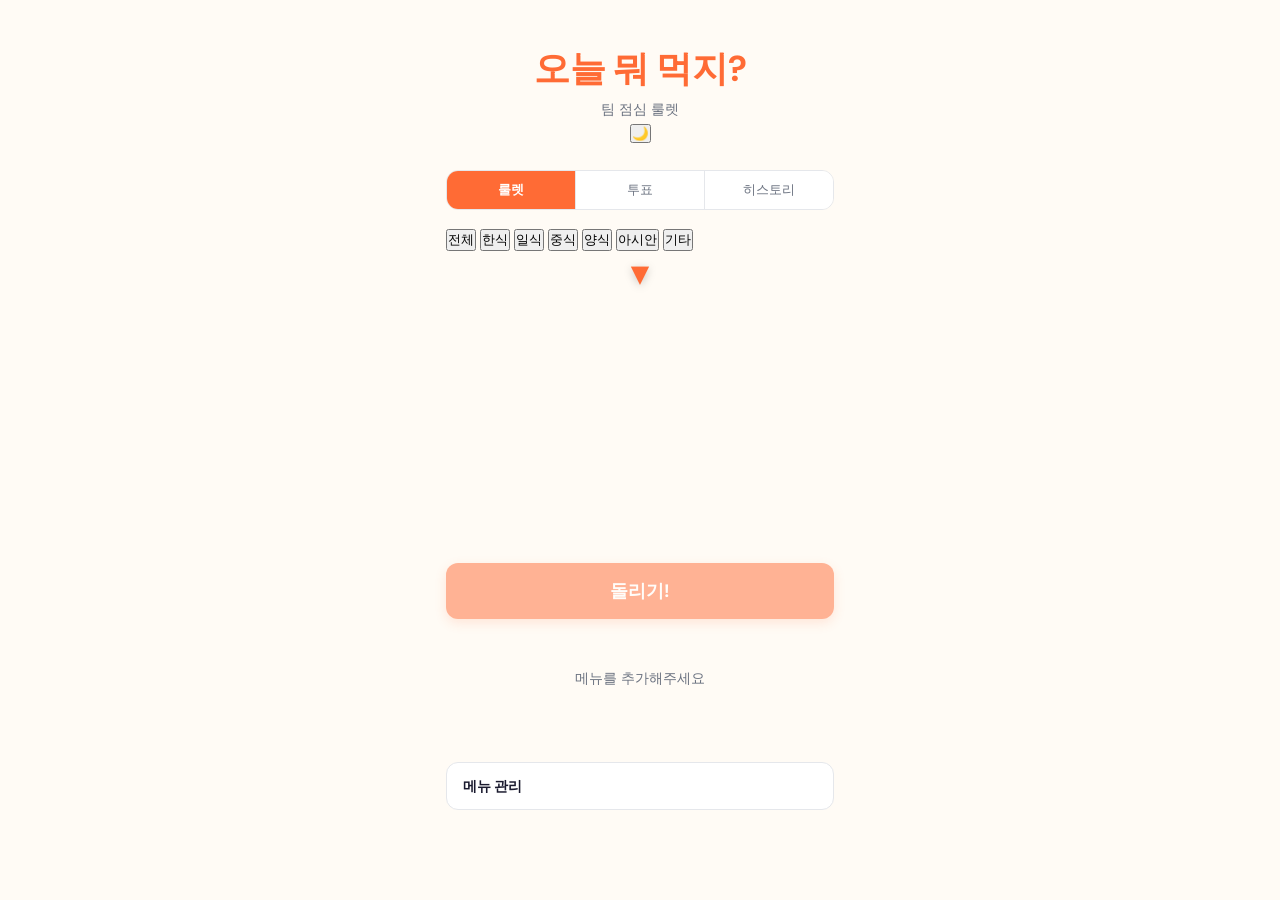
<file: index.html>
<!DOCTYPE html>
<html lang="ko">
<head>
  <meta charset="UTF-8">
  <meta name="viewport" content="width=device-width, initial-scale=1.0">
  <title>오늘 뭐 먹지?</title>
  <link rel="preconnect" href="https://fonts.googleapis.com">
  <link rel="preconnect" href="https://fonts.gstatic.com" crossorigin>
  <link href="https://fonts.googleapis.com/css2?family=DM+Sans:wght@400;500;600;700&family=JetBrains+Mono:wght@400;500&display=swap" rel="stylesheet">
  <link rel="stylesheet" href="css/style.css">
</head>
<body>
  <div class="app">
    <header class="header">
      <h1 class="header__title">오늘 뭐 먹지?</h1>
      <p class="header__subtitle">팀 점심 룰렛</p>
      <button class="theme-toggle" id="theme-toggle" aria-label="다크모드 토글">🌙</button>
    </header>

    <nav class="tabs">
      <button class="tabs__btn tabs__btn--active" data-tab="roulette">룰렛</button>
      <button class="tabs__btn" data-tab="vote">투표</button>
      <button class="tabs__btn" data-tab="history">히스토리</button>
    </nav>
    <div class="filter-chips" id="filter-chips">
      <button class="filter-chip filter-chip--active" data-category="all">전체</button>
      <button class="filter-chip" data-category="한식">한식</button>
      <button class="filter-chip" data-category="일식">일식</button>
      <button class="filter-chip" data-category="중식">중식</button>
      <button class="filter-chip" data-category="양식">양식</button>
      <button class="filter-chip" data-category="아시안">아시안</button>
      <button class="filter-chip" data-category="기타">기타</button>
    </div>

    <!-- Roulette Tab -->
    <section class="tab-content" id="tab-roulette">
      <div class="roulette">
        <div class="roulette__pointer">▼</div>
        <div class="roulette__wheel" id="wheel"></div>
      </div>
      <button class="btn btn--primary btn--spin" id="spin-btn" disabled>돌리기!</button>
      <div class="roulette__empty" id="roulette-empty">
        <p>메뉴를 추가해주세요</p>
      </div>

      <!-- Menu Management (accordion) -->
      <details class="menu-mgmt">
        <summary class="menu-mgmt__toggle">메뉴 관리</summary>
        <div class="menu-mgmt__body">
          <div class="menu-mgmt__add">
            <input type="text" class="input" id="menu-input" placeholder="새 메뉴 입력..." maxlength="30">
            <select class="input input--select" id="menu-category">
              <option value="기타">기타</option>
              <option value="한식">한식</option>
              <option value="일식">일식</option>
              <option value="중식">중식</option>
              <option value="양식">양식</option>
              <option value="아시안">아시안</option>
            </select>
            <button class="btn btn--ghost" id="menu-add-btn">추가</button>
          </div>
          <div class="menu-mgmt__error" id="menu-error"></div>
          <ul class="menu-mgmt__list" id="menu-list"></ul>
        </div>
      </details>
    </section>

    <!-- Vote Tab -->
    <section class="tab-content" id="tab-vote" hidden>
      <h2 class="section-title">오늘의 투표</h2>
      <p class="section-subtitle" id="vote-count">0명 참여 중</p>
      <div id="vote-list"></div>
      <button class="btn btn--secondary btn--spin" id="vote-spin-btn">투표 결과로 룰렛 돌리기</button>
    </section>

    <!-- History Tab -->
    <section class="tab-content" id="tab-history" hidden>
      <h2 class="section-title">먹은 기록</h2>
      <div id="history-list"></div>
      <div class="history__empty" id="history-empty" hidden>
        <p>아직 기록이 없어요</p>
      </div>
    </section>

    <!-- Result Overlay -->
    <div class="overlay" id="result-overlay" hidden>
      <div class="overlay__content">
        <div class="overlay__confetti" id="confetti-container"></div>
        <p class="overlay__result" id="result-text"></p>
        <button class="btn btn--primary" id="result-confirm-btn">확인</button>
      </div>
    </div>
  </div>

  <script src="js/storage.js"></script>
  <script src="js/menu.js"></script>
  <script src="js/history.js"></script>
  <script src="js/vote.js"></script>
  <script src="js/roulette.js"></script>
  <script src="js/app.js"></script>
</body>
</html>
</file>
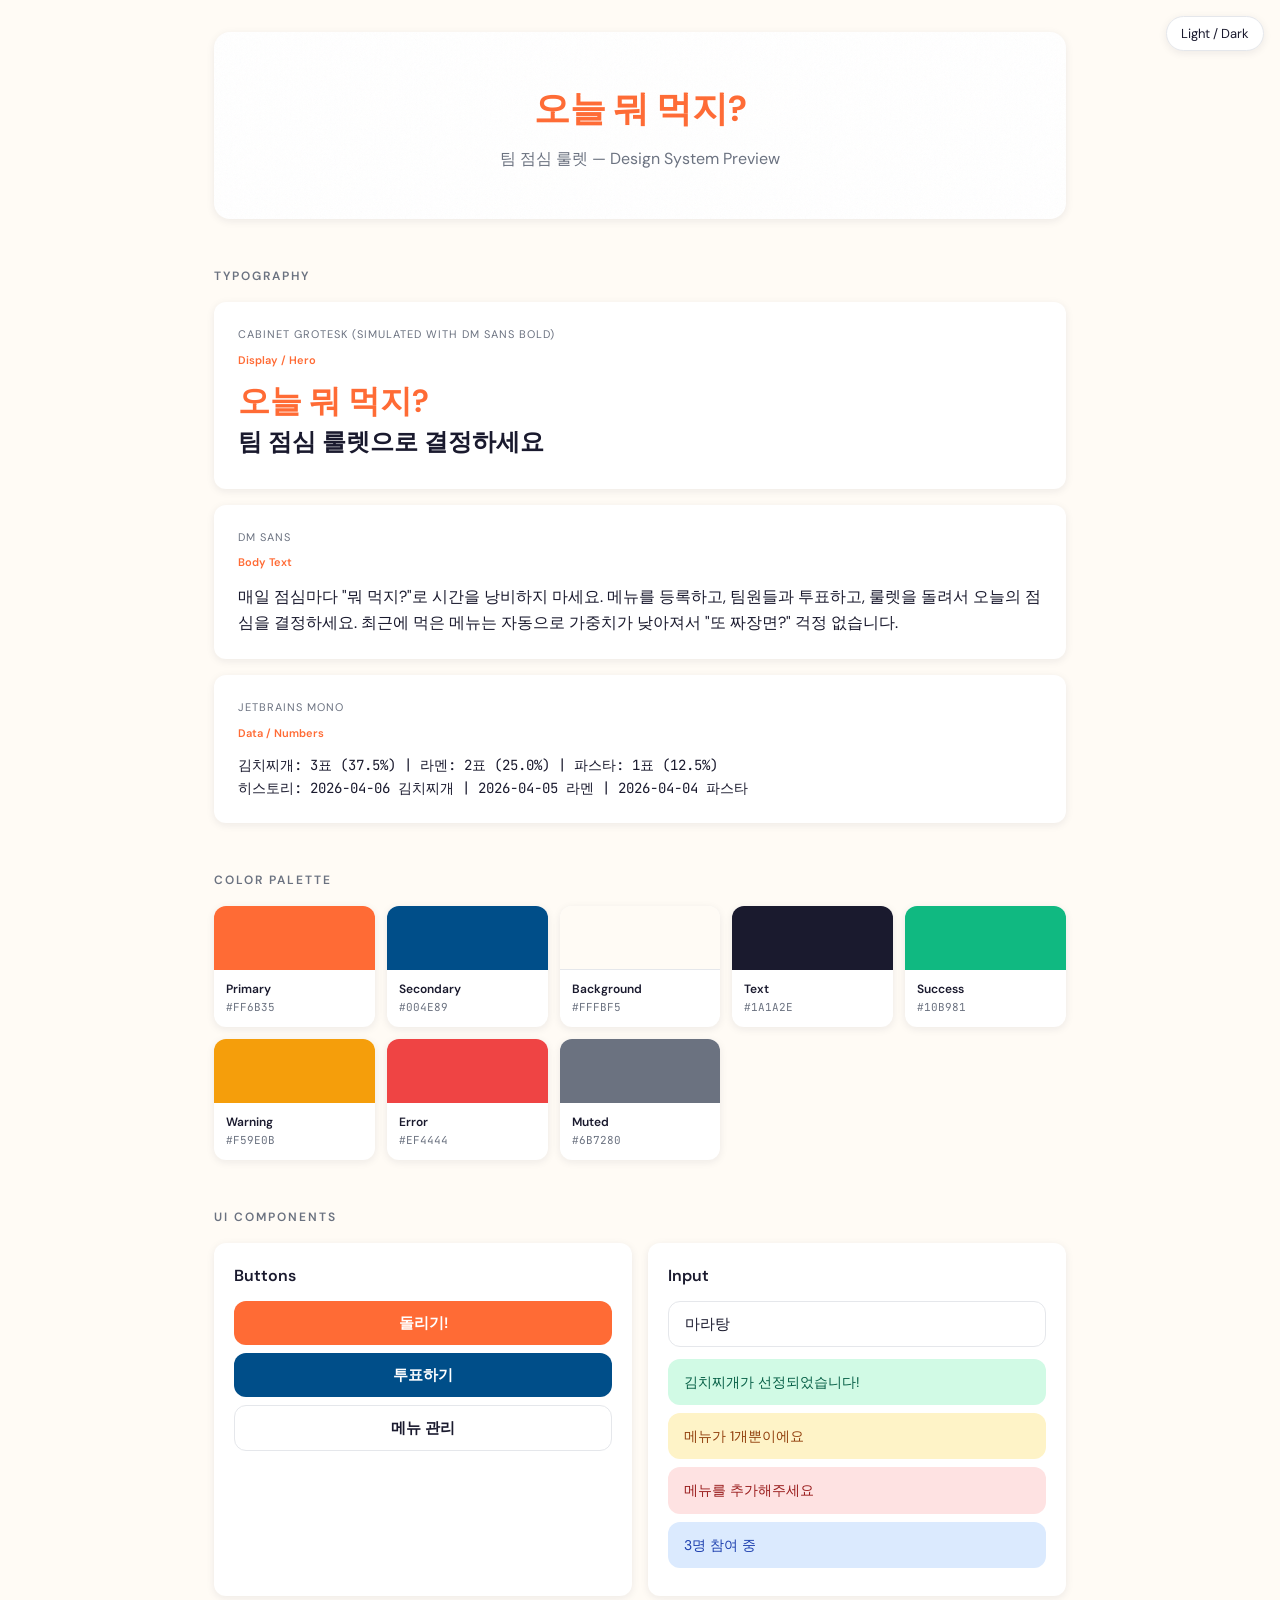
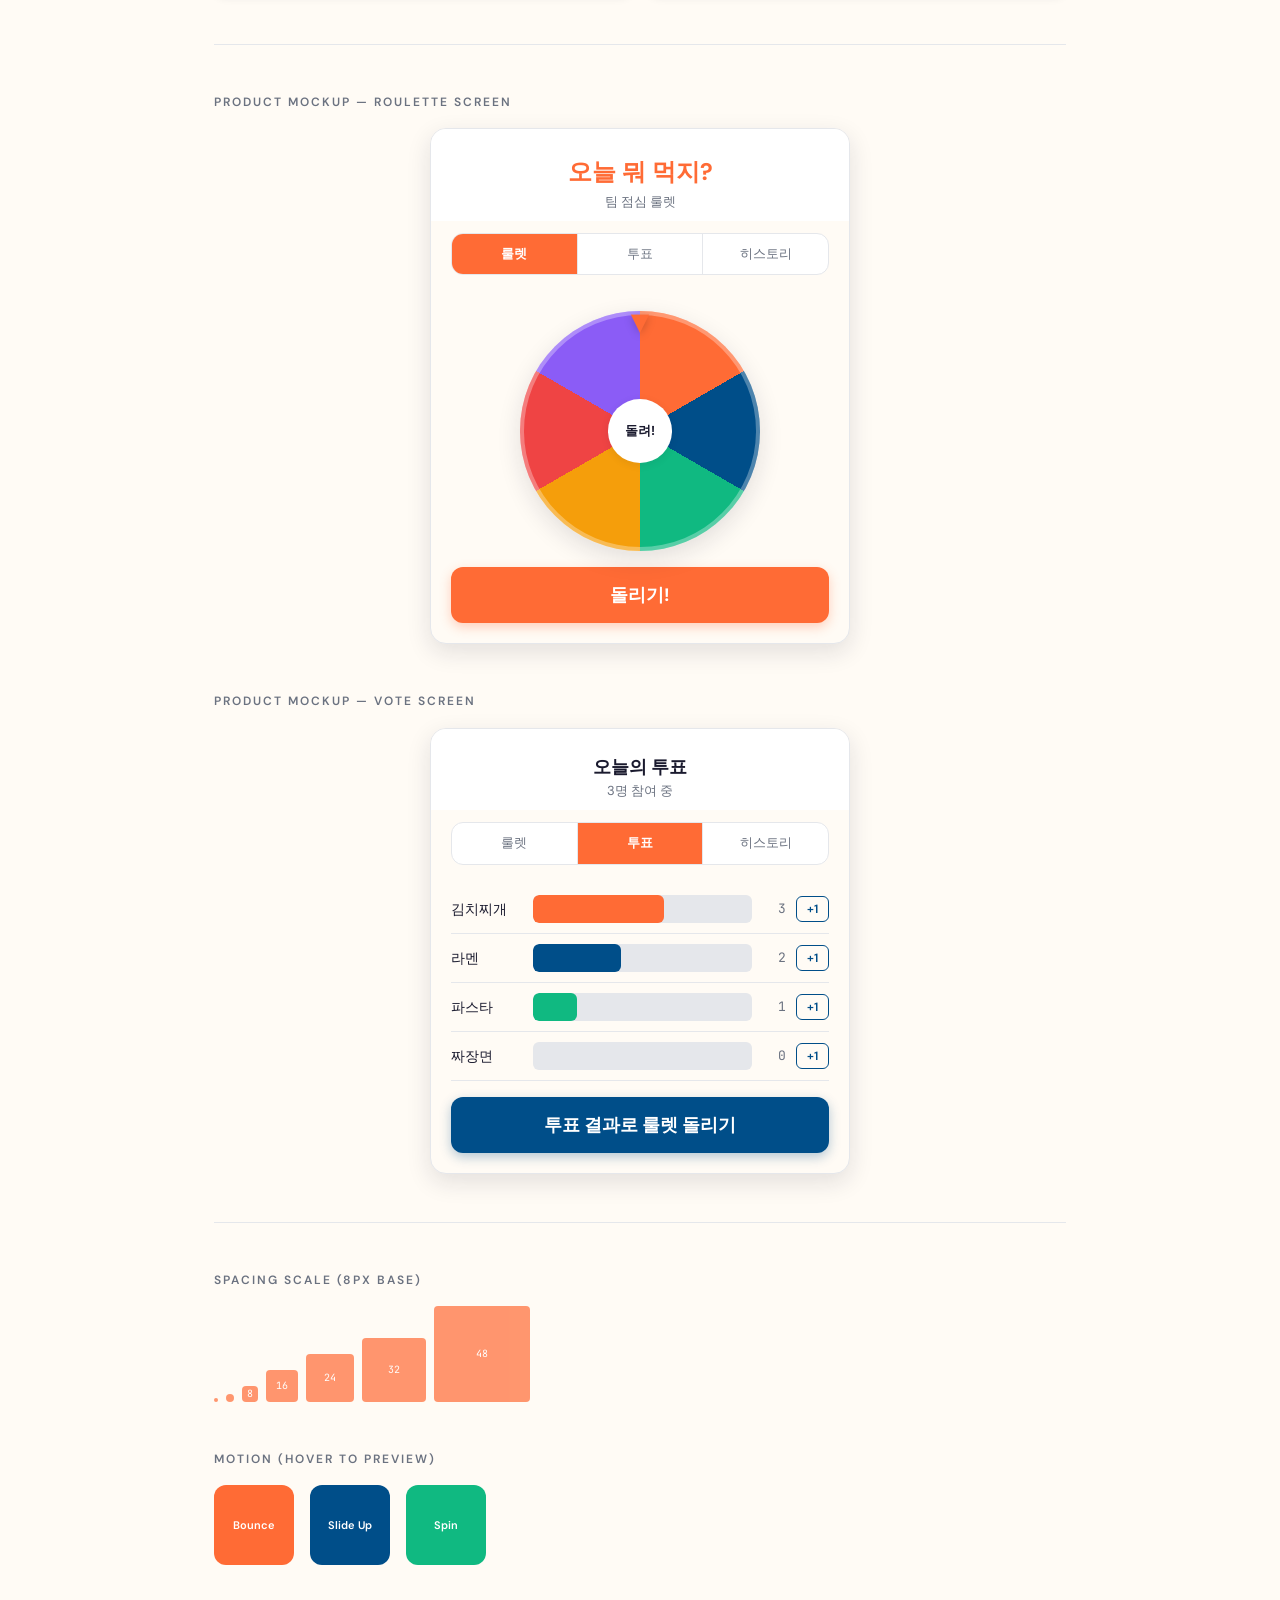
<file: design-preview.html>
<!DOCTYPE html>
<html lang="ko">
<head>
<meta charset="UTF-8">
<meta name="viewport" content="width=device-width, initial-scale=1.0">
<title>오늘 뭐 먹지? — Design System Preview</title>
<link rel="preconnect" href="https://fonts.googleapis.com">
<link rel="preconnect" href="https://fonts.gstatic.com" crossorigin>
<link href="https://fonts.googleapis.com/css2?family=DM+Sans:ital,opsz,wght@0,9..40,300;0,9..40,400;0,9..40,500;0,9..40,600;0,9..40,700;1,9..40,400&family=JetBrains+Mono:wght@400;500&display=swap" rel="stylesheet">
<style>
  :root {
    --primary: #FF6B35;
    --primary-hover: #E85A2A;
    --secondary: #004E89;
    --secondary-hover: #003D6B;
    --bg: #FFFBF5;
    --surface: #FFFFFF;
    --text: #1A1A2E;
    --muted: #6B7280;
    --border: #E5E7EB;
    --success: #10B981;
    --warning: #F59E0B;
    --error: #EF4444;
    --info: #3B82F6;
    --radius-sm: 6px;
    --radius-md: 12px;
    --radius-lg: 16px;
    --radius-full: 9999px;
    --shadow: 0 2px 8px rgba(26,26,46,0.08);
    --shadow-lg: 0 8px 24px rgba(26,26,46,0.12);
  }
  [data-theme="dark"] {
    --bg: #1A1A2E;
    --surface: #242438;
    --text: #F0F0F5;
    --muted: #9CA3AF;
    --border: #374151;
    --shadow: 0 2px 8px rgba(0,0,0,0.3);
    --shadow-lg: 0 8px 24px rgba(0,0,0,0.4);
  }

  * { margin: 0; padding: 0; box-sizing: border-box; }
  body {
    font-family: 'DM Sans', system-ui, sans-serif;
    background: var(--bg);
    color: var(--text);
    line-height: 1.6;
    transition: background 0.3s, color 0.3s;
  }
  .container { max-width: 900px; margin: 0 auto; padding: 32px 24px; }

  /* Theme toggle */
  .theme-toggle {
    position: fixed; top: 16px; right: 16px; z-index: 100;
    padding: 8px 14px; border-radius: var(--radius-full);
    border: 1px solid var(--border); background: var(--surface);
    color: var(--text); font-size: 13px; cursor: pointer;
    font-family: 'DM Sans', sans-serif; box-shadow: var(--shadow);
  }

  /* Section headers */
  .section { margin-bottom: 48px; }
  .section-title {
    font-family: 'DM Sans', sans-serif;
    font-size: 12px; font-weight: 600;
    text-transform: uppercase; letter-spacing: 2px;
    color: var(--muted); margin-bottom: 16px;
  }

  /* Hero */
  .hero {
    text-align: center; padding: 48px 24px;
    background: var(--surface); border-radius: var(--radius-lg);
    box-shadow: var(--shadow); margin-bottom: 48px;
    position: relative; overflow: hidden;
  }
  .hero::before {
    content: ''; position: absolute; inset: 0;
    background: url("data:image/svg+xml,%3Csvg width='200' height='200' xmlns='http://www.w3.org/2000/svg'%3E%3Cfilter id='g'%3E%3CfeTurbulence baseFrequency='.8' numOctaves='4' stitchTiles='stitch'/%3E%3C/filter%3E%3Crect width='100%25' height='100%25' filter='url(%23g)' opacity='.03'/%3E%3C/svg%3E");
    pointer-events: none;
  }
  .hero h1 {
    font-size: 36px; font-weight: 700; margin-bottom: 8px;
    color: var(--primary);
  }
  .hero p { color: var(--muted); font-size: 16px; }

  /* Font specimens */
  .font-specimen {
    background: var(--surface); border-radius: var(--radius-md);
    padding: 24px; margin-bottom: 16px; box-shadow: var(--shadow);
  }
  .font-name { font-size: 11px; color: var(--muted); text-transform: uppercase; letter-spacing: 1px; margin-bottom: 8px; }
  .font-role { font-size: 11px; color: var(--primary); font-weight: 600; margin-bottom: 12px; }
  .font-display { font-size: 32px; font-weight: 700; line-height: 1.2; margin-bottom: 8px; }
  .font-body { font-size: 16px; line-height: 1.6; color: var(--text); }
  .font-data { font-family: 'JetBrains Mono', monospace; font-size: 14px; }

  /* Color swatches */
  .swatch-grid {
    display: grid; grid-template-columns: repeat(auto-fill, minmax(140px, 1fr));
    gap: 12px; margin-bottom: 24px;
  }
  .swatch {
    border-radius: var(--radius-md); overflow: hidden;
    box-shadow: var(--shadow); background: var(--surface);
  }
  .swatch-color { height: 64px; }
  .swatch-info { padding: 10px 12px; }
  .swatch-name { font-size: 12px; font-weight: 600; }
  .swatch-hex { font-family: 'JetBrains Mono', monospace; font-size: 11px; color: var(--muted); }

  /* UI Components */
  .component-grid {
    display: grid; grid-template-columns: repeat(auto-fit, minmax(200px, 1fr));
    gap: 16px; margin-bottom: 24px;
  }
  .btn {
    display: inline-flex; align-items: center; justify-content: center;
    padding: 12px 24px; border-radius: var(--radius-md);
    font-family: 'DM Sans', sans-serif; font-size: 15px; font-weight: 600;
    cursor: pointer; border: none; transition: all 0.2s ease;
  }
  .btn-primary { background: var(--primary); color: white; }
  .btn-primary:hover { background: var(--primary-hover); transform: translateY(-1px); }
  .btn-secondary { background: var(--secondary); color: white; }
  .btn-secondary:hover { background: var(--secondary-hover); }
  .btn-ghost { background: transparent; color: var(--text); border: 1px solid var(--border); }
  .btn-ghost:hover { background: var(--surface); border-color: var(--muted); }

  .card {
    background: var(--surface); border-radius: var(--radius-md);
    padding: 20px; box-shadow: var(--shadow);
  }
  .card-title { font-weight: 600; font-size: 16px; margin-bottom: 8px; }
  .card-text { font-size: 14px; color: var(--muted); }

  .input {
    width: 100%; padding: 12px 16px; border: 1px solid var(--border);
    border-radius: var(--radius-md); font-family: 'DM Sans', sans-serif;
    font-size: 15px; background: var(--surface); color: var(--text);
    transition: border-color 0.2s;
  }
  .input:focus { outline: none; border-color: var(--primary); }

  .alert {
    padding: 12px 16px; border-radius: var(--radius-md);
    font-size: 14px; margin-bottom: 8px;
  }
  .alert-success { background: #D1FAE5; color: #065F46; }
  .alert-warning { background: #FEF3C7; color: #92400E; }
  .alert-error { background: #FEE2E2; color: #991B1B; }
  .alert-info { background: #DBEAFE; color: #1E40AF; }
  [data-theme="dark"] .alert-success { background: #064E3B; color: #6EE7B7; }
  [data-theme="dark"] .alert-warning { background: #78350F; color: #FCD34D; }
  [data-theme="dark"] .alert-error { background: #7F1D1D; color: #FCA5A5; }
  [data-theme="dark"] .alert-info { background: #1E3A5F; color: #93C5FD; }

  /* Product Mockup */
  .mockup {
    max-width: 420px; margin: 0 auto;
    background: var(--bg); border-radius: var(--radius-lg);
    box-shadow: var(--shadow-lg); overflow: hidden;
    border: 1px solid var(--border);
  }
  .mockup-header {
    text-align: center; padding: 24px 20px 8px;
    background: var(--surface);
  }
  .mockup-header h2 {
    font-size: 24px; font-weight: 700; color: var(--primary);
  }
  .mockup-header p { font-size: 13px; color: var(--muted); }
  .mockup-tabs {
    display: flex; margin: 12px 20px 0; border-radius: var(--radius-md);
    overflow: hidden; border: 1px solid var(--border);
    background: var(--surface);
  }
  .mockup-tab {
    flex: 1; padding: 10px; text-align: center;
    font-size: 13px; font-weight: 500; color: var(--muted);
    border-right: 1px solid var(--border); cursor: pointer;
  }
  .mockup-tab:last-child { border-right: none; }
  .mockup-tab.active { background: var(--primary); color: white; font-weight: 600; }

  .mockup-body { padding: 20px; }

  /* Roulette wheel mockup */
  .roulette-container {
    width: 240px; height: 240px; margin: 16px auto;
    position: relative;
  }
  .roulette-wheel {
    width: 100%; height: 100%; border-radius: 50%;
    background: conic-gradient(
      #FF6B35 0deg 60deg,
      #004E89 60deg 120deg,
      #10B981 120deg 180deg,
      #F59E0B 180deg 240deg,
      #EF4444 240deg 300deg,
      #8B5CF6 300deg 360deg
    );
    box-shadow: var(--shadow-lg), inset 0 0 0 4px rgba(255,255,255,0.3);
    animation: slowSpin 20s linear infinite;
    position: relative;
  }
  @keyframes slowSpin { from { transform: rotate(0deg); } to { transform: rotate(360deg); } }
  .roulette-center {
    position: absolute; top: 50%; left: 50%;
    transform: translate(-50%, -50%);
    width: 64px; height: 64px; border-radius: 50%;
    background: var(--surface); box-shadow: var(--shadow);
    display: flex; align-items: center; justify-content: center;
    font-weight: 700; font-size: 13px; color: var(--text);
    z-index: 2;
  }
  .roulette-pointer {
    position: absolute; top: -8px; left: 50%; transform: translateX(-50%);
    font-size: 24px; color: var(--primary); z-index: 3;
    filter: drop-shadow(0 2px 4px rgba(0,0,0,0.2));
  }

  .spin-btn {
    display: block; width: 100%; padding: 16px;
    background: var(--primary); color: white;
    border: none; border-radius: var(--radius-md);
    font-family: 'DM Sans', sans-serif;
    font-size: 18px; font-weight: 700;
    cursor: pointer; margin-top: 16px;
    transition: all 0.2s ease;
    box-shadow: 0 4px 12px rgba(255,107,53,0.3);
  }
  .spin-btn:hover { background: var(--primary-hover); transform: translateY(-2px); box-shadow: 0 6px 16px rgba(255,107,53,0.4); }

  /* Vote mockup */
  .vote-item {
    display: flex; align-items: center; gap: 10px;
    padding: 10px 0; border-bottom: 1px solid var(--border);
  }
  .vote-label { width: 72px; font-size: 14px; font-weight: 500; }
  .vote-bar-bg { flex: 1; height: 28px; background: var(--border); border-radius: var(--radius-sm); overflow: hidden; }
  .vote-bar-fill { height: 100%; border-radius: var(--radius-sm); transition: width 0.5s ease; }
  .vote-count { font-family: 'JetBrains Mono', monospace; font-size: 13px; color: var(--muted); width: 24px; text-align: right; }
  .vote-btn {
    padding: 4px 10px; border: 1px solid var(--secondary);
    border-radius: var(--radius-sm); background: transparent;
    color: var(--secondary); font-size: 12px; font-weight: 600;
    cursor: pointer; font-family: 'DM Sans', sans-serif;
  }
  .vote-btn:hover { background: var(--secondary); color: white; }

  /* Spacing scale */
  .spacing-demo { display: flex; gap: 8px; align-items: flex-end; flex-wrap: wrap; }
  .spacing-block {
    background: var(--primary); border-radius: 4px; opacity: 0.7;
    display: flex; align-items: center; justify-content: center;
  }
  .spacing-label { font-family: 'JetBrains Mono', monospace; font-size: 10px; color: white; }

  /* Motion demo */
  .motion-demo {
    display: flex; gap: 16px; flex-wrap: wrap; margin-top: 12px;
  }
  .motion-box {
    width: 80px; height: 80px; border-radius: var(--radius-md);
    display: flex; align-items: center; justify-content: center;
    font-size: 11px; font-weight: 600; color: white; cursor: pointer;
  }
  .motion-box.bounce { background: var(--primary); }
  .motion-box.bounce:hover { animation: bounceIn 0.5s ease; }
  @keyframes bounceIn {
    0% { transform: scale(1); }
    40% { transform: scale(1.15); }
    60% { transform: scale(0.95); }
    80% { transform: scale(1.05); }
    100% { transform: scale(1); }
  }
  .motion-box.slide { background: var(--secondary); }
  .motion-box.slide:hover { animation: slideUp 0.4s ease-out; }
  @keyframes slideUp {
    0% { transform: translateY(8px); opacity: 0.5; }
    100% { transform: translateY(0); opacity: 1; }
  }
  .motion-box.spin-demo { background: var(--success); }
  .motion-box.spin-demo:hover { animation: spinOnce 0.8s cubic-bezier(0.17,0.67,0.12,0.99); }
  @keyframes spinOnce { from { transform: rotate(0deg); } to { transform: rotate(360deg); } }

  .divider { height: 1px; background: var(--border); margin: 48px 0; }
</style>
</head>
<body>
<button class="theme-toggle" onclick="toggleTheme()">Light / Dark</button>

<div class="container">

  <!-- Hero -->
  <div class="hero">
    <h1>오늘 뭐 먹지?</h1>
    <p>팀 점심 룰렛 — Design System Preview</p>
  </div>

  <!-- Typography -->
  <div class="section">
    <div class="section-title">Typography</div>

    <div class="font-specimen">
      <div class="font-name">Cabinet Grotesk (simulated with DM Sans Bold)</div>
      <div class="font-role">Display / Hero</div>
      <div class="font-display" style="color: var(--primary);">오늘 뭐 먹지?</div>
      <div class="font-display" style="font-size:24px;">팀 점심 룰렛으로 결정하세요</div>
    </div>

    <div class="font-specimen">
      <div class="font-name">DM Sans</div>
      <div class="font-role">Body Text</div>
      <div class="font-body">매일 점심마다 "뭐 먹지?"로 시간을 낭비하지 마세요. 메뉴를 등록하고, 팀원들과 투표하고, 룰렛을 돌려서 오늘의 점심을 결정하세요. 최근에 먹은 메뉴는 자동으로 가중치가 낮아져서 "또 짜장면?" 걱정 없습니다.</div>
    </div>

    <div class="font-specimen">
      <div class="font-name">JetBrains Mono</div>
      <div class="font-role">Data / Numbers</div>
      <div class="font-data">
        김치찌개: 3표 (37.5%) | 라멘: 2표 (25.0%) | 파스타: 1표 (12.5%)<br>
        히스토리: 2026-04-06 김치찌개 | 2026-04-05 라멘 | 2026-04-04 파스타
      </div>
    </div>
  </div>

  <!-- Colors -->
  <div class="section">
    <div class="section-title">Color Palette</div>
    <div class="swatch-grid">
      <div class="swatch"><div class="swatch-color" style="background:#FF6B35"></div><div class="swatch-info"><div class="swatch-name">Primary</div><div class="swatch-hex">#FF6B35</div></div></div>
      <div class="swatch"><div class="swatch-color" style="background:#004E89"></div><div class="swatch-info"><div class="swatch-name">Secondary</div><div class="swatch-hex">#004E89</div></div></div>
      <div class="swatch"><div class="swatch-color" style="background:#FFFBF5; border-bottom: 1px solid #E5E7EB"></div><div class="swatch-info"><div class="swatch-name">Background</div><div class="swatch-hex">#FFFBF5</div></div></div>
      <div class="swatch"><div class="swatch-color" style="background:#1A1A2E"></div><div class="swatch-info"><div class="swatch-name">Text</div><div class="swatch-hex">#1A1A2E</div></div></div>
      <div class="swatch"><div class="swatch-color" style="background:#10B981"></div><div class="swatch-info"><div class="swatch-name">Success</div><div class="swatch-hex">#10B981</div></div></div>
      <div class="swatch"><div class="swatch-color" style="background:#F59E0B"></div><div class="swatch-info"><div class="swatch-name">Warning</div><div class="swatch-hex">#F59E0B</div></div></div>
      <div class="swatch"><div class="swatch-color" style="background:#EF4444"></div><div class="swatch-info"><div class="swatch-name">Error</div><div class="swatch-hex">#EF4444</div></div></div>
      <div class="swatch"><div class="swatch-color" style="background:#6B7280"></div><div class="swatch-info"><div class="swatch-name">Muted</div><div class="swatch-hex">#6B7280</div></div></div>
    </div>
  </div>

  <!-- UI Components -->
  <div class="section">
    <div class="section-title">UI Components</div>
    <div class="component-grid">
      <div class="card">
        <div class="card-title">Buttons</div>
        <div style="display:flex; flex-direction:column; gap:8px; margin-top:12px;">
          <button class="btn btn-primary">돌리기!</button>
          <button class="btn btn-secondary">투표하기</button>
          <button class="btn btn-ghost">메뉴 관리</button>
        </div>
      </div>
      <div class="card">
        <div class="card-title">Input</div>
        <div style="margin-top:12px;">
          <input class="input" placeholder="새 메뉴 입력..." value="마라탕">
        </div>
        <div style="margin-top:12px;">
          <div class="alert alert-success">김치찌개가 선정되었습니다!</div>
          <div class="alert alert-warning">메뉴가 1개뿐이에요</div>
          <div class="alert alert-error">메뉴를 추가해주세요</div>
          <div class="alert alert-info">3명 참여 중</div>
        </div>
      </div>
    </div>
  </div>

  <div class="divider"></div>

  <!-- Product Mockup: Roulette -->
  <div class="section">
    <div class="section-title">Product Mockup — Roulette Screen</div>
    <div class="mockup">
      <div class="mockup-header">
        <h2>오늘 뭐 먹지?</h2>
        <p>팀 점심 룰렛</p>
      </div>
      <div class="mockup-tabs">
        <div class="mockup-tab active">룰렛</div>
        <div class="mockup-tab">투표</div>
        <div class="mockup-tab">히스토리</div>
      </div>
      <div class="mockup-body">
        <div class="roulette-container">
          <div class="roulette-pointer">▼</div>
          <div class="roulette-wheel"></div>
          <div class="roulette-center">돌려!</div>
        </div>
        <button class="spin-btn">돌리기!</button>
      </div>
    </div>
  </div>

  <!-- Product Mockup: Vote -->
  <div class="section">
    <div class="section-title">Product Mockup — Vote Screen</div>
    <div class="mockup">
      <div class="mockup-header">
        <h2 style="font-size:18px; color:var(--text);">오늘의 투표</h2>
        <p>3명 참여 중</p>
      </div>
      <div class="mockup-tabs">
        <div class="mockup-tab">룰렛</div>
        <div class="mockup-tab active">투표</div>
        <div class="mockup-tab">히스토리</div>
      </div>
      <div class="mockup-body">
        <div class="vote-item">
          <span class="vote-label">김치찌개</span>
          <div class="vote-bar-bg"><div class="vote-bar-fill" style="width:60%; background:var(--primary)"></div></div>
          <span class="vote-count">3</span>
          <button class="vote-btn">+1</button>
        </div>
        <div class="vote-item">
          <span class="vote-label">라멘</span>
          <div class="vote-bar-bg"><div class="vote-bar-fill" style="width:40%; background:var(--secondary)"></div></div>
          <span class="vote-count">2</span>
          <button class="vote-btn">+1</button>
        </div>
        <div class="vote-item">
          <span class="vote-label">파스타</span>
          <div class="vote-bar-bg"><div class="vote-bar-fill" style="width:20%; background:var(--success)"></div></div>
          <span class="vote-count">1</span>
          <button class="vote-btn">+1</button>
        </div>
        <div class="vote-item">
          <span class="vote-label">짜장면</span>
          <div class="vote-bar-bg"><div class="vote-bar-fill" style="width:0%"></div></div>
          <span class="vote-count">0</span>
          <button class="vote-btn">+1</button>
        </div>
        <button class="spin-btn" style="background:var(--secondary); box-shadow: 0 4px 12px rgba(0,78,137,0.3);">투표 결과로 룰렛 돌리기</button>
      </div>
    </div>
  </div>

  <div class="divider"></div>

  <!-- Spacing -->
  <div class="section">
    <div class="section-title">Spacing Scale (8px base)</div>
    <div class="spacing-demo">
      <div class="spacing-block" style="width:4px; height:4px;" title="2xs: 2px"></div>
      <div class="spacing-block" style="width:8px; height:8px;" title="xs: 4px"></div>
      <div class="spacing-block" style="width:16px; height:16px;" title="sm: 8px"><span class="spacing-label">8</span></div>
      <div class="spacing-block" style="width:32px; height:32px;" title="md: 16px"><span class="spacing-label">16</span></div>
      <div class="spacing-block" style="width:48px; height:48px;" title="lg: 24px"><span class="spacing-label">24</span></div>
      <div class="spacing-block" style="width:64px; height:64px;" title="xl: 32px"><span class="spacing-label">32</span></div>
      <div class="spacing-block" style="width:96px; height:96px;" title="2xl: 48px"><span class="spacing-label">48</span></div>
    </div>
  </div>

  <!-- Motion -->
  <div class="section">
    <div class="section-title">Motion (hover to preview)</div>
    <div class="motion-demo">
      <div class="motion-box bounce">Bounce</div>
      <div class="motion-box slide">Slide Up</div>
      <div class="motion-box spin-demo">Spin</div>
    </div>
  </div>

</div>

<script>
function toggleTheme() {
  const html = document.documentElement;
  html.dataset.theme = html.dataset.theme === 'dark' ? '' : 'dark';
}
</script>
</body>
</html>
</file>
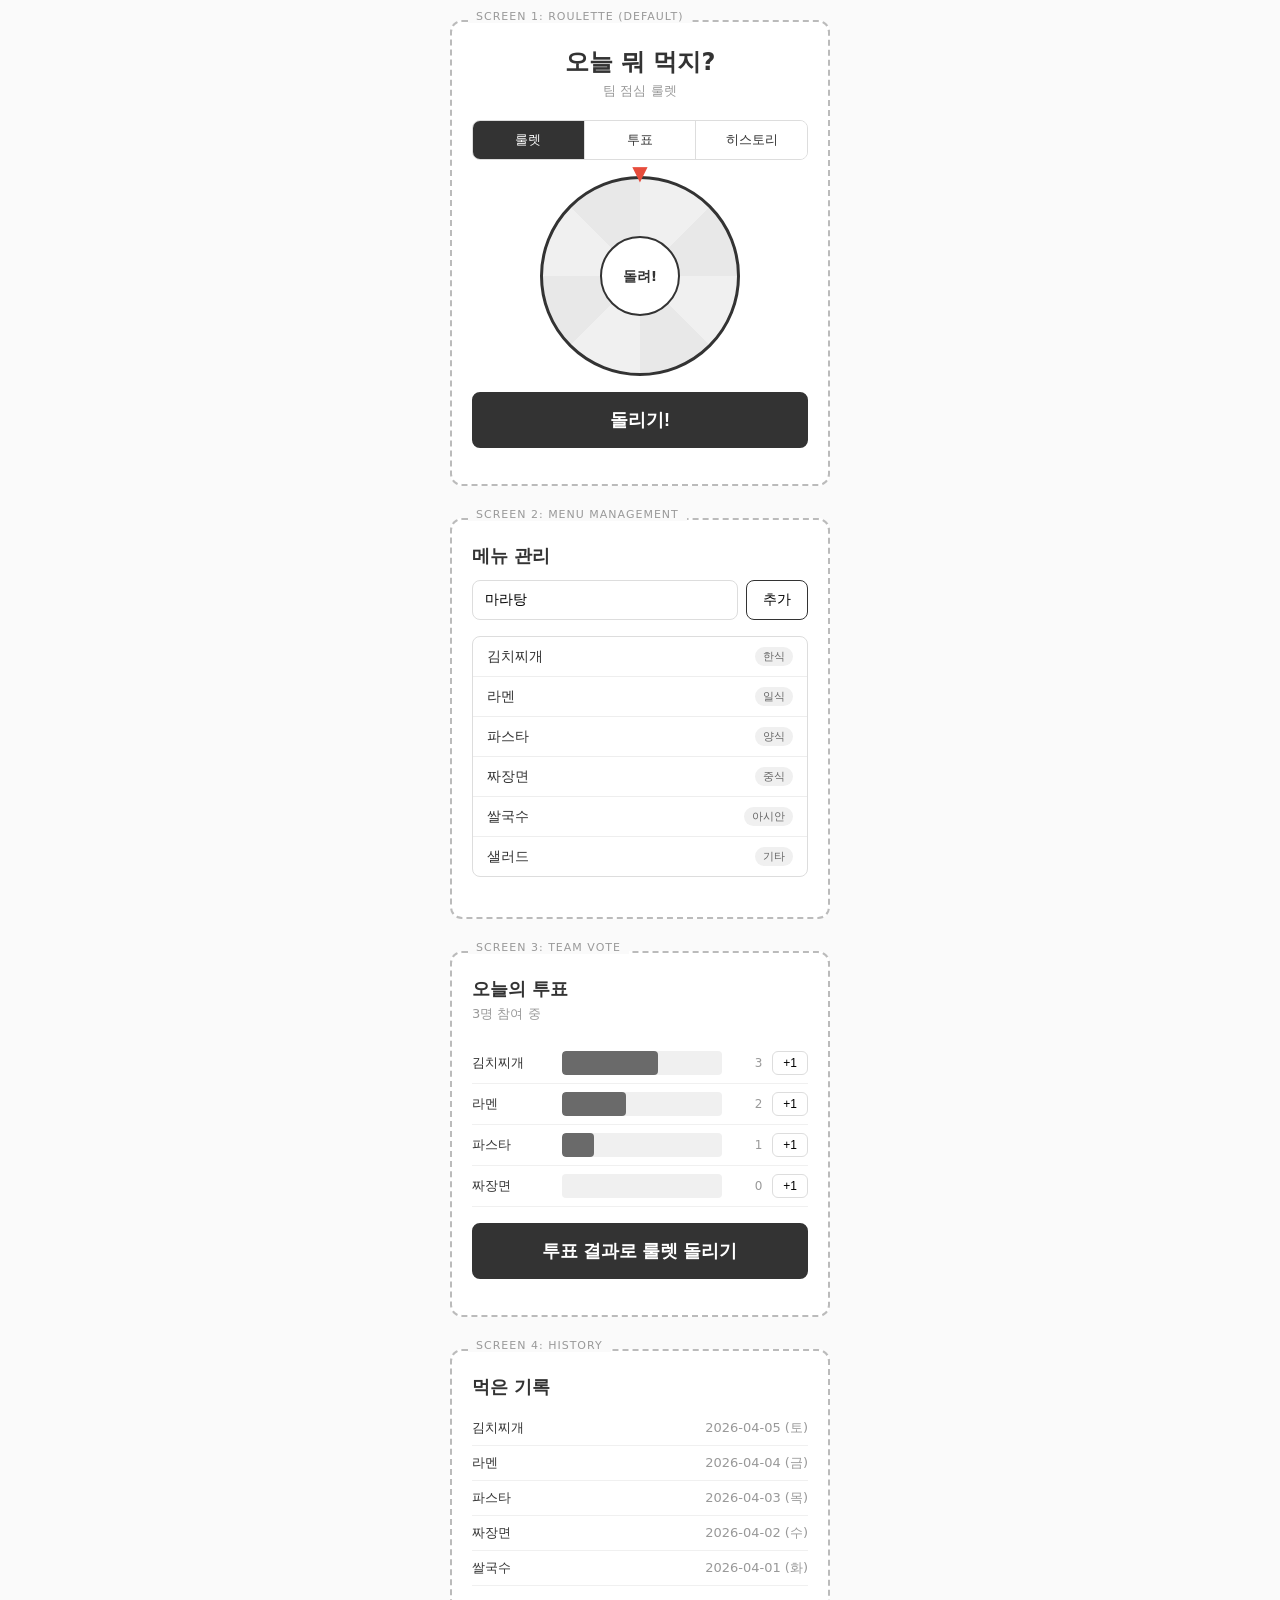
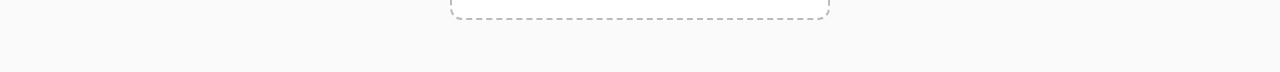
<file: sketch.html>
<!DOCTYPE html>
<html lang="ko">
<head>
<meta charset="UTF-8">
<meta name="viewport" content="width=device-width, initial-scale=1.0">
<title>오늘 뭐 먹지? - Wireframe</title>
<style>
  * { margin: 0; padding: 0; box-sizing: border-box; }
  body {
    font-family: system-ui, -apple-system, sans-serif;
    background: #fafafa;
    color: #333;
    padding: 20px;
    max-width: 420px;
    margin: 0 auto;
  }
  .screen {
    border: 2px dashed #bbb;
    border-radius: 12px;
    padding: 24px 20px;
    margin-bottom: 32px;
    background: white;
    position: relative;
  }
  .screen::before {
    content: attr(data-label);
    position: absolute;
    top: -12px;
    left: 16px;
    background: #fafafa;
    padding: 0 8px;
    font-size: 11px;
    color: #999;
    letter-spacing: 1px;
    text-transform: uppercase;
  }
  h1 { font-size: 24px; text-align: center; margin-bottom: 4px; }
  .subtitle { text-align: center; color: #999; font-size: 13px; margin-bottom: 20px; }
  .roulette-area {
    width: 200px; height: 200px;
    border: 3px solid #333; border-radius: 50%;
    margin: 0 auto 16px;
    display: flex; align-items: center; justify-content: center;
    position: relative;
    background: repeating-conic-gradient(#f0f0f0 0deg 45deg, #e8e8e8 45deg 90deg);
  }
  .roulette-area::after { content: "▼"; position: absolute; top: -18px; font-size: 20px; color: #e74c3c; }
  .roulette-center {
    font-size: 14px; font-weight: bold; background: white; border-radius: 50%;
    width: 80px; height: 80px; display: flex; align-items: center; justify-content: center;
    border: 2px solid #333; text-align: center; line-height: 1.2;
  }
  .spin-btn {
    display: block; width: 100%; padding: 14px;
    border: 2px solid #333; border-radius: 8px;
    background: #333; color: white; font-size: 18px; font-weight: bold;
    cursor: pointer; text-align: center; margin-bottom: 12px;
  }
  .menu-list { border: 1px solid #ddd; border-radius: 8px; overflow: hidden; margin-bottom: 16px; }
  .menu-item {
    padding: 10px 14px; border-bottom: 1px solid #eee;
    display: flex; justify-content: space-between; align-items: center; font-size: 14px;
  }
  .menu-item:last-child { border-bottom: none; }
  .menu-item .tag { font-size: 11px; padding: 2px 8px; border-radius: 12px; background: #f0f0f0; color: #666; }
  .add-row { display: flex; gap: 8px; margin-bottom: 16px; }
  .add-row input { flex: 1; padding: 10px 12px; border: 1px solid #ddd; border-radius: 8px; font-size: 14px; }
  .add-row button { padding: 10px 16px; border: 1px solid #333; border-radius: 8px; background: white; font-size: 14px; cursor: pointer; }
  .vote-section { margin-top: 16px; }
  .vote-item { display: flex; align-items: center; gap: 10px; padding: 8px 0; border-bottom: 1px solid #f0f0f0; }
  .vote-bar { flex: 1; height: 24px; background: #f0f0f0; border-radius: 4px; position: relative; overflow: hidden; }
  .vote-fill { height: 100%; background: #333; border-radius: 4px; opacity: 0.7; }
  .vote-label { width: 80px; font-size: 13px; }
  .vote-count { width: 30px; text-align: right; font-size: 12px; color: #999; }
  .vote-btn { padding: 4px 10px; border: 1px solid #ddd; border-radius: 6px; background: white; font-size: 12px; cursor: pointer; }
  .history-item { display: flex; justify-content: space-between; padding: 8px 0; border-bottom: 1px solid #f0f0f0; font-size: 13px; }
  .history-date { color: #999; }
  .tabs { display: flex; gap: 0; margin-bottom: 16px; border: 1px solid #ddd; border-radius: 8px; overflow: hidden; }
  .tab { flex: 1; padding: 10px; text-align: center; font-size: 13px; cursor: pointer; background: white; border-right: 1px solid #ddd; }
  .tab:last-child { border-right: none; }
  .tab.active { background: #333; color: white; }
  .comment { font-size: 11px; color: #aaa; font-style: italic; margin-top: 8px; }
</style>
</head>
<body>

<div class="screen" data-label="Screen 1: Roulette (Default)">
  <h1>오늘 뭐 먹지?</h1>
  <p class="subtitle">팀 점심 룰렛</p>
  <div class="tabs">
    <div class="tab active">룰렛</div>
    <div class="tab">투표</div>
    <div class="tab">히스토리</div>
  </div>
  <div class="roulette-area">
    <div class="roulette-center">돌려!</div>
  </div>
  <button class="spin-btn">돌리기!</button>
  <p class="comment"><!-- CSS transform: rotate() + easing. 결과시 컨페티 효과 --></p>
</div>

<div class="screen" data-label="Screen 2: Menu Management">
  <h1 style="font-size:18px; text-align:left; margin-bottom:12px;">메뉴 관리</h1>
  <div class="add-row">
    <input placeholder="새 메뉴 입력..." value="마라탕">
    <button>추가</button>
  </div>
  <div class="menu-list">
    <div class="menu-item">김치찌개 <span class="tag">한식</span></div>
    <div class="menu-item">라멘 <span class="tag">일식</span></div>
    <div class="menu-item">파스타 <span class="tag">양식</span></div>
    <div class="menu-item">짜장면 <span class="tag">중식</span></div>
    <div class="menu-item">쌀국수 <span class="tag">아시안</span></div>
    <div class="menu-item">샐러드 <span class="tag">기타</span></div>
  </div>
</div>

<div class="screen" data-label="Screen 3: Team Vote">
  <h1 style="font-size:18px; text-align:left; margin-bottom:4px;">오늘의 투표</h1>
  <p class="subtitle" style="text-align:left;">3명 참여 중</p>
  <div class="vote-section">
    <div class="vote-item">
      <span class="vote-label">김치찌개</span>
      <div class="vote-bar"><div class="vote-fill" style="width:60%"></div></div>
      <span class="vote-count">3</span>
      <button class="vote-btn">+1</button>
    </div>
    <div class="vote-item">
      <span class="vote-label">라멘</span>
      <div class="vote-bar"><div class="vote-fill" style="width:40%"></div></div>
      <span class="vote-count">2</span>
      <button class="vote-btn">+1</button>
    </div>
    <div class="vote-item">
      <span class="vote-label">파스타</span>
      <div class="vote-bar"><div class="vote-fill" style="width:20%"></div></div>
      <span class="vote-count">1</span>
      <button class="vote-btn">+1</button>
    </div>
    <div class="vote-item">
      <span class="vote-label">짜장면</span>
      <div class="vote-bar"><div class="vote-fill" style="width:0%"></div></div>
      <span class="vote-count">0</span>
      <button class="vote-btn">+1</button>
    </div>
  </div>
  <button class="spin-btn" style="margin-top:16px;">투표 결과로 룰렛 돌리기</button>
  <p class="comment"><!-- 투표 많은 메뉴 = 룰렛 영역 넓음 --></p>
</div>

<div class="screen" data-label="Screen 4: History">
  <h1 style="font-size:18px; text-align:left; margin-bottom:12px;">먹은 기록</h1>
  <div class="history-item"><span>김치찌개</span><span class="history-date">2026-04-05 (토)</span></div>
  <div class="history-item"><span>라멘</span><span class="history-date">2026-04-04 (금)</span></div>
  <div class="history-item"><span>파스타</span><span class="history-date">2026-04-03 (목)</span></div>
  <div class="history-item"><span>짜장면</span><span class="history-date">2026-04-02 (수)</span></div>
  <div class="history-item"><span>쌀국수</span><span class="history-date">2026-04-01 (화)</span></div>
  <p class="comment"><!-- 최근 먹은 메뉴는 룰렛 가중치 낮춤 --></p>
</div>

</body>
</html>
</file>
<file: css/style.css>
:root {
  --primary: #FF6B35;
  --primary-hover: #E85A2A;
  --secondary: #004E89;
  --secondary-hover: #003D6B;
  --bg: #FFFBF5;
  --surface: #FFFFFF;
  --text: #1A1A2E;
  --muted: #6B7280;
  --border: #E5E7EB;
  --success: #10B981;
  --warning: #F59E0B;
  --error: #EF4444;
  --radius-sm: 6px;
  --radius-md: 12px;
  --radius-lg: 16px;
  --radius-full: 9999px;
  --shadow: 0 2px 8px rgba(26,26,46,0.08);
  --shadow-lg: 0 8px 24px rgba(26,26,46,0.12);
}

* { margin: 0; padding: 0; box-sizing: border-box; }
body {
  font-family: 'DM Sans', system-ui, sans-serif;
  background: var(--bg);
  color: var(--text);
  line-height: 1.6;
}
.app {
  max-width: 420px;
  margin: 0 auto;
  padding: 16px;
  min-height: 100vh;
}

/* Header */
.header { text-align: center; padding: 24px 0 8px; }
.header__title { font-size: 2.25rem; font-weight: 700; color: var(--primary); }
.header__subtitle { font-size: 0.875rem; color: var(--muted); }

/* Tabs */
.tabs { display: flex; border: 1px solid var(--border); border-radius: var(--radius-md); overflow: hidden; margin: 16px 0; }
.tabs__btn { flex: 1; padding: 10px; font-family: inherit; font-size: 0.8125rem; font-weight: 500; border: none; background: var(--surface); color: var(--muted); cursor: pointer; border-right: 1px solid var(--border); transition: all 0.15s ease; }
.tabs__btn:last-child { border-right: none; }
.tabs__btn--active { background: var(--primary); color: white; font-weight: 600; }

/* Roulette */
.roulette { position: relative; margin: 16px auto; width: min(280px, 80vw); height: min(280px, 80vw); }
.roulette__wheel { width: 100%; height: 100%; border-radius: 50%; position: relative; box-shadow: var(--shadow-lg), inset 0 0 0 4px rgba(255,255,255,0.3); overflow: hidden; }
.roulette__pointer { position: absolute; top: -12px; left: 50%; transform: translateX(-50%); font-size: 24px; color: var(--primary); z-index: 3; filter: drop-shadow(0 2px 4px rgba(0,0,0,0.2)); }
.roulette__label { position: absolute; top: 50%; left: 50%; font-size: 0.6875rem; font-weight: 600; color: white; text-shadow: 0 1px 2px rgba(0,0,0,0.5); white-space: nowrap; transform-origin: 0 0; pointer-events: none; }
.roulette__empty { text-align: center; padding: 48px 0; color: var(--muted); font-size: 0.875rem; }

/* Buttons */
.btn { display: inline-flex; align-items: center; justify-content: center; padding: 12px 24px; border-radius: var(--radius-md); font-family: inherit; font-size: 0.9375rem; font-weight: 600; cursor: pointer; border: none; transition: all 0.2s ease; }
.btn--primary { background: var(--primary); color: white; }
.btn--primary:hover:not(:disabled) { background: var(--primary-hover); transform: translateY(-1px); }
.btn--primary:disabled { opacity: 0.5; cursor: not-allowed; }
.btn--secondary { background: var(--secondary); color: white; }
.btn--secondary:hover:not(:disabled) { background: var(--secondary-hover); transform: translateY(-1px); }
.btn--ghost { background: transparent; color: var(--text); border: 1px solid var(--border); }
.btn--ghost:hover { background: var(--bg); }
.btn--spin { display: block; width: 100%; padding: 16px; font-size: 1.125rem; font-weight: 700; margin-top: 16px; box-shadow: 0 4px 12px rgba(255,107,53,0.3); }
.btn--vote { padding: 4px 12px; font-size: 0.75rem; border: 1px solid var(--secondary); color: var(--secondary); background: transparent; border-radius: var(--radius-sm); font-family: inherit; font-weight: 600; cursor: pointer; transition: all 0.15s ease; }
.btn--vote:hover { background: var(--secondary); color: white; }
.btn--sm { padding: 4px 10px; font-size: 0.75rem; }

/* Input */
.input { width: 100%; padding: 12px 16px; border: 1px solid var(--border); border-radius: var(--radius-md); font-family: inherit; font-size: 0.9375rem; background: var(--surface); color: var(--text); transition: border-color 0.15s; }
.input:focus { outline: none; border-color: var(--primary); }

/* Menu Management */
.menu-mgmt { margin-top: 24px; border: 1px solid var(--border); border-radius: var(--radius-md); background: var(--surface); }
.menu-mgmt__toggle { padding: 12px 16px; font-family: inherit; font-size: 0.875rem; font-weight: 600; cursor: pointer; list-style: none; color: var(--text); }
.menu-mgmt__toggle::-webkit-details-marker { display: none; }
.menu-mgmt__body { padding: 0 16px 16px; }
.menu-mgmt__add { display: flex; gap: 8px; margin-bottom: 8px; }
.menu-mgmt__add .input { flex: 1; }
.menu-mgmt__error { font-size: 0.75rem; color: var(--error); margin-bottom: 8px; }
.menu-mgmt__error[hidden] { display: none; }
.menu-mgmt__list { list-style: none; }
.menu-mgmt__item { display: flex; justify-content: space-between; align-items: center; padding: 8px 0; border-bottom: 1px solid var(--border); font-size: 0.875rem; }
.menu-mgmt__item:last-child { border-bottom: none; }

/* Section titles */
.section-title { font-size: 1.125rem; font-weight: 600; }
.section-subtitle { font-size: 0.8125rem; color: var(--muted); margin-bottom: 12px; }

/* Vote */
.vote-item { display: flex; align-items: center; gap: 10px; padding: 10px 0; border-bottom: 1px solid var(--border); }
.vote-item__label { width: 80px; font-size: 0.875rem; font-weight: 500; overflow: hidden; text-overflow: ellipsis; white-space: nowrap; }
.vote-item__bar { flex: 1; height: 28px; background: var(--border); border-radius: var(--radius-sm); overflow: hidden; }
.vote-item__fill { height: 100%; background: var(--primary); border-radius: var(--radius-sm); transition: width 0.3s ease; }
.vote-item__count { font-family: 'JetBrains Mono', monospace; font-size: 0.8125rem; color: var(--muted); width: 28px; text-align: right; }

/* History */
.history-item { display: flex; justify-content: space-between; padding: 10px 0; border-bottom: 1px solid var(--border); font-size: 0.875rem; }
.history-item__date { font-family: 'JetBrains Mono', monospace; font-size: 0.8125rem; color: var(--muted); }
.history__empty { text-align: center; padding: 48px 0; color: var(--muted); font-size: 0.875rem; }

/* Overlay */
.overlay { position: fixed; inset: 0; background: rgba(26,26,46,0.6); display: flex; align-items: center; justify-content: center; z-index: 100; }
.overlay[hidden] { display: none; }
.overlay__content { background: var(--surface); border-radius: var(--radius-lg); padding: 48px 32px; text-align: center; position: relative; overflow: hidden; box-shadow: var(--shadow-lg); max-width: 320px; width: 90%; }
.overlay__result { font-size: 2rem; font-weight: 700; color: var(--primary); margin-bottom: 24px; }
.overlay__confetti { position: absolute; inset: 0; pointer-events: none; overflow: hidden; }

/* Confetti */
.confetti { position: absolute; width: 8px; height: 8px; border-radius: 2px; top: -10px; animation: confettiFall 1.5s ease-out forwards; }
@keyframes confettiFall {
  0% { transform: translateY(0) rotate(0deg) translateX(0); opacity: 1; }
  100% { transform: translateY(400px) rotate(720deg) translateX(var(--sway, 20px)); opacity: 0; }
}
.confetti:nth-child(odd) { --sway: -30px; }
.confetti:nth-child(even) { --sway: 25px; }
.confetti:nth-child(3n) { --sway: -15px; width: 6px; height: 12px; }
.confetti:nth-child(5n) { --sway: 35px; width: 10px; height: 6px; }
</file>
